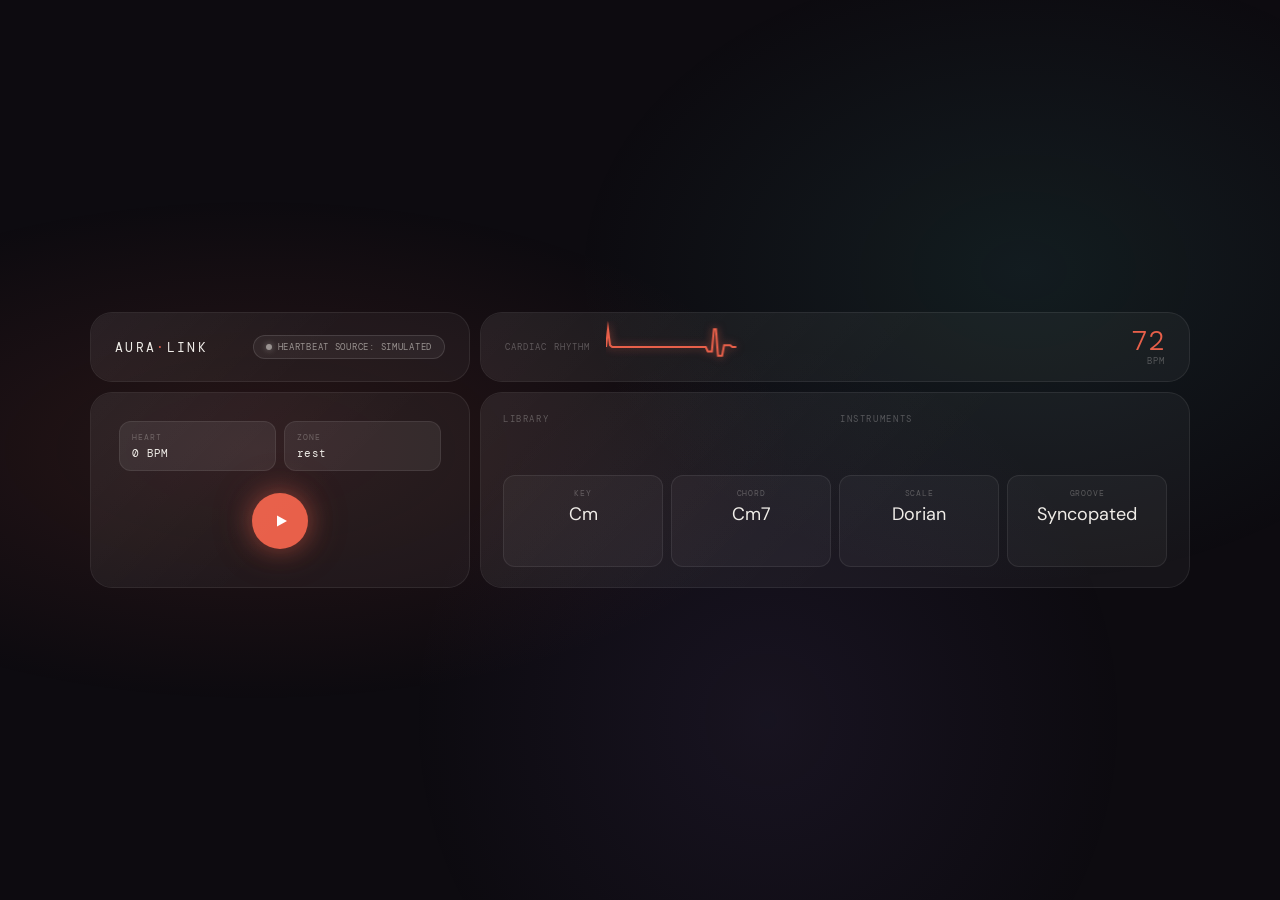
<file: frontend/index.html>
<!DOCTYPE html>
<html lang="en">
<head>
<meta charset="UTF-8">
<meta name="viewport" content="width=device-width, initial-scale=1.0">
<title>AURALINK — Player</title>
<link rel="preconnect" href="https://fonts.googleapis.com">
<link rel="preconnect" href="https://fonts.gstatic.com" crossorigin>
<link href="https://fonts.googleapis.com/css2?family=DM+Sans:ital,opsz,wght@0,9..40,200;0,9..40,300;0,9..40,400;0,9..40,500;1,9..40,300&family=DM+Mono:wght@300;400;500&display=swap" rel="stylesheet">
<link rel="stylesheet" href="style.css">
</head>

<body>
    <div class="shell">
 
  <!-- Logo -->
  <div class="card card-logo">
    <div class="logo">AURA<span class="logo-accent">·</span>LINK</div>
    <div class="top-badges">
      <div class="live-badge" id="heartbeatBadge"><div class="live-dot"></div><div class="live-txt" id="heartbeatSource">HEARTBEAT SOURCE: SIMULATED</div></div>
    </div>
  </div>
 
  <!-- Heartbeat strip -->
  <div class="card card-heartbeat">
    <div class="hb-label">CARDIAC RHYTHM</div>
    <div class="hb-canvas-wrap"><canvas class="hb-canvas" id="hbCanvas"></canvas></div>
    <div class="hb-bpm">
      <div class="hb-num" id="bpmNum">72</div>
      <div class="hb-unit">BPM</div>
    </div>
  </div>
 
  <!-- Player -->
  <div class="card card-player">
    <div class="live-stats">
      <div class="stat-pill"><div class="sp-lbl">HEART</div><div class="sp-val" id="lpHeart">0 BPM</div></div>
      <div class="stat-pill"><div class="sp-lbl">ZONE</div><div class="sp-val" id="lpZone">rest</div></div>
    </div>

    <div class="play-row">
      <button class="ctrl-play" id="playBtn" onclick="togglePlay()">
        <svg id="playIcon" width="20" height="20" viewBox="0 0 20 20" fill="none"><path d="M7 4.5l10 5.5-10 5.5V4.5z" fill="white"/></svg>
      </button>
    </div>
  </div>
 
  <!-- Tracks + instruments + engine -->
  <div class="card card-tracks">
 
    <div class="tracks-col">
      <div class="tracks-lbl">LIBRARY</div>
      <div class="track-list" id="trackList"></div>
    </div>
 
    <div class="instruments-col">
      <div class="tracks-lbl">INSTRUMENTS</div>
      <div class="instr-grid" id="instrGrid"></div>
    </div>
 
    <div class="chord-row">
      <div class="chord-pill"><div class="cp-lbl">KEY</div><div class="cp-val" id="cpKey">Cm</div></div>
      <div class="chord-pill"><div class="cp-lbl">CHORD</div><div class="cp-val" id="cpChord">Cm7</div></div>
      <div class="chord-pill"><div class="cp-lbl">SCALE</div><div class="cp-val" id="cpScale">Dorian</div></div>
      <div class="chord-pill"><div class="cp-lbl">GROOVE</div><div class="cp-val" id="cpGroove">Syncopated</div></div>
    </div>
 
  </div>
 
</div>
<script src="app.js"></script>
</body>
</file>
<file: frontend/style.css>
:root {
    --bg:        #0d0b10;
    --surface:   rgba(255,255,255,0.04);
    --surface2:  rgba(255,255,255,0.07);
    --border:    rgba(255,255,255,0.08);
    --border2:   rgba(255,255,255,0.12);
    --text:      #f0ede8;
    --text2:     rgba(240,237,232,0.55);
    --text3:     rgba(240,237,232,0.28);
    --red:       #e8604a;
    --red2:      #f0886a;
    --amber:     #e8a84a;
    --teal:      #4ab8b0;
    --violet:    #9a78e8;
    --mono: 'DM Mono', monospace;
  }
 
  *, *::before, *::after { box-sizing: border-box; margin: 0; padding: 0; }
 
  body {
    font-family: 'DM Sans', sans-serif;
    background: var(--bg);
    color: var(--text);
    min-height: 100vh;
    display: flex;
    align-items: center;
    justify-content: center;
    padding: 20px;
    -webkit-font-smoothing: antialiased;
    overflow-x: hidden;
  }
 
  /* ── ambient background glow ── */
  body::before {
    content: '';
    position: fixed; inset: 0; z-index: 0;
    background:
      radial-gradient(ellipse 60% 40% at 20% 50%, rgba(232,96,74,0.12) 0%, transparent 70%),
      radial-gradient(ellipse 50% 50% at 80% 30%, rgba(74,184,176,0.10) 0%, transparent 70%),
      radial-gradient(ellipse 40% 60% at 60% 80%, rgba(154,120,232,0.08) 0%, transparent 70%);
    pointer-events: none;
  }
 
  .shell {
    width: 100%;
    max-width: 1100px;
    display: grid;
    grid-template-columns: 380px 1fr;
    grid-template-rows: 70px 1fr auto;
    gap: 10px;
    position: relative; z-index: 1;
  }
 
  /* glass card base */
  .card {
    background: var(--surface);
    border: 1px solid var(--border);
    border-radius: 22px;
    overflow: hidden;
    position: relative;
  }
  .card::before {
    content: '';
    position: absolute; inset: 0; border-radius: 22px;
    background: linear-gradient(135deg, rgba(255,255,255,0.04) 0%, transparent 60%);
    pointer-events: none; z-index: 0;
  }
 
  /* ── TOPBAR LEFT — logo ── */
  .card-logo {
    grid-column: 1; grid-row: 1;
    display: flex; align-items: center; justify-content: space-between;
    padding: 0 24px;
  }
  .top-badges {
    display: flex; align-items: center; gap: 8px;
  }
  .logo { font-family: var(--mono); font-size: 13px; font-weight: 400; letter-spacing: 0.18em; color: var(--text); }
  .logo-accent { color: var(--red); }
  .live-badge {
    display: flex; align-items: center; gap: 6px;
    padding: 5px 12px; border-radius: 20px;
    background: rgba(255,255,255,0.05);
    border: 1px solid var(--border2);
    transition: color 120ms ease, border-color 120ms ease, box-shadow 120ms ease, background 120ms ease;
  }
  .live-badge.source-pulsoid {
    background: rgba(232,96,74,0.12);
    border-color: rgba(232,96,74,0.35);
    box-shadow: inset 0 0 0 1px rgba(232,96,74,0.08), 0 0 8px rgba(232,96,74,0.16);
  }
  .live-badge.source-simulated {
    background: rgba(255,255,255,0.05);
    border-color: var(--border2);
    box-shadow: none;
  }
  .live-badge.source-unknown {
    background: rgba(232,168,74,0.1);
    border-color: rgba(232,168,74,0.35);
  }
  .live-dot {
    width: 6px; height: 6px; border-radius: 50%; background: var(--text2);
    animation: livepulse 1.6s ease-in-out infinite;
    box-shadow: 0 0 6px rgba(240,237,232,0.4);
  }
  .live-badge.source-pulsoid .live-dot { background: var(--red); box-shadow: 0 0 6px var(--red); }
  .live-badge.source-unknown .live-dot { background: var(--amber); box-shadow: 0 0 6px var(--amber); }
  @keyframes livepulse { 0%,100%{opacity:1;transform:scale(1)} 50%{opacity:0.5;transform:scale(0.7)} }
  .live-txt { font-family: var(--mono); font-size: 9px; letter-spacing: 0.08em; color: var(--text2); }
  .live-badge.source-pulsoid .live-txt { color: var(--red2); }
  .live-badge.source-unknown .live-txt { color: var(--amber); }
 
  /* ── TOPBAR RIGHT — heartbeat strip ── */
  .card-heartbeat {
    grid-column: 2; grid-row: 1;
    display: flex; align-items: center; gap: 16px;
    padding: 0 24px;
    overflow: hidden;
  }
  .hb-label { font-family: var(--mono); font-size: 9px; color: var(--text3); letter-spacing: 0.12em; white-space: nowrap; }
  .hb-canvas-wrap { flex: 1; height: 52px; position: relative; }
  .hb-canvas { width: 100%; height: 52px; display: block; }
  .hb-bpm {
    display: flex; flex-direction: column; align-items: flex-end;
    white-space: nowrap;
  }
  .hb-num { font-family: var(--mono); font-size: 28px; font-weight: 300; color: var(--red); line-height: 1; }
  .hb-unit { font-family: var(--mono); font-size: 9px; color: var(--text3); letter-spacing: 0.1em; }
 
  /* ── PLAYER CARD (left, rows 2-3) ── */
  .card-player {
    grid-column: 1; grid-row: 2 / 4;
    display: flex; flex-direction: column;
    padding: 28px;
    gap: 12px;
  }

  /* live stats */
  .live-stats {
    display: grid;
    grid-template-columns: repeat(2, minmax(0, 1fr));
    gap: 8px;
    margin-bottom: 10px;
  }
  .stat-pill {
    border: 1px solid var(--border);
    background: var(--surface2);
    border-radius: 12px;
    padding: 10px 12px;
  }
  .sp-lbl {
    font-family: var(--mono);
    font-size: 8px;
    color: var(--text3);
    letter-spacing: 0.12em;
    margin-bottom: 4px;
  }
  .sp-val {
    font-family: var(--mono);
    font-size: 11px;
    color: var(--text);
    letter-spacing: 0.03em;
  }
 
  .play-row {
    display: flex;
    align-items: center;
    justify-content: center;
    margin-bottom: 10px;
  }
  .ctrl-play {
    width: 56px; height: 56px; border-radius: 50%;
    background: var(--red); border: none; cursor: pointer;
    display: flex; align-items: center; justify-content: center;
    box-shadow: 0 0 24px rgba(232,96,74,0.45), 0 0 48px rgba(232,96,74,0.2);
    transition: all 0.2s;
  }
  .ctrl-play:hover { transform: scale(1.06); box-shadow: 0 0 32px rgba(232,96,74,0.6); }
 
  /* ── TRACKS (right, row 3) ── */
  .card-tracks {
    grid-column: 2; grid-row: 2 / 4;
    display: grid;
    grid-template-columns: 1fr 1fr;
    gap: 10px;
    padding: 20px 22px;
  }
  .tracks-lbl { font-family: var(--mono); font-size: 9px; letter-spacing: 0.18em; color: var(--text3); margin-bottom: 12px; }
  .track-list { display: flex; flex-direction: column; gap: 2px; }
  .track-item {
    display: flex; align-items: center; gap: 10px;
    padding: 8px 10px; border-radius: 10px;
    cursor: pointer; transition: background 0.15s;
  }
  .track-item:hover { background: var(--surface2); }
  .track-item.active { background: rgba(232,96,74,0.12); border: 1px solid rgba(232,96,74,0.2); }
  .track-thumb {
    width: 34px; height: 34px; border-radius: 8px;
    display: flex; align-items: center; justify-content: center;
    font-size: 16px; flex-shrink: 0;
  }
  .t-name { font-size: 12px; font-weight: 400; line-height: 1.2; }
  .t-sub { font-family: var(--mono); font-size: 8px; color: var(--text3); margin-top: 1px; }
  .t-bpm { font-family: var(--mono); font-size: 10px; color: var(--text3); margin-left: auto; flex-shrink: 0; }
  .track-item.active .t-bpm { color: var(--red); }
  .mini-bars { display: flex; align-items: flex-end; gap: 2px; height: 14px; }
  .mbar { width: 2px; border-radius: 1px; background: var(--red); animation: mdance 0.9s ease-in-out infinite; }
  .mbar:nth-child(2){animation-delay:.15s} .mbar:nth-child(3){animation-delay:.3s}
  @keyframes mdance { 0%,100%{height:3px} 50%{height:13px} }
 
  /* instruments */
  .instr-grid { display: grid; grid-template-columns: repeat(3,1fr); gap: 6px; }
  .instr {
    display: flex; flex-direction: column; align-items: center; gap: 6px;
    padding: 12px 8px; border-radius: 12px;
    border: 1px solid var(--border); background: var(--surface);
    cursor: pointer; transition: all 0.2s;
  }
  .instr:hover { background: var(--surface2); }
  .instr.on { border-color: var(--teal); background: rgba(74,184,176,0.10); }
  .instr-icon { font-size: 20px; line-height: 1; }
  .instr-name { font-family: var(--mono); font-size: 8px; color: var(--text3); }
  .instr.on .instr-name { color: var(--teal); }
 
  /* chord pills */
  .chord-row { grid-column: 1 / -1; display: flex; gap: 8px; }
  .chord-pill {
    flex: 1; padding: 12px 14px; border-radius: 12px;
    background: var(--surface); border: 1px solid var(--border);
    text-align: center;
  }
  .cp-lbl { font-family: var(--mono); font-size: 8px; color: var(--text3); margin-bottom: 4px; letter-spacing: 0.1em; }
  .cp-val { font-size: 18px; font-weight: 400; }
</file>
